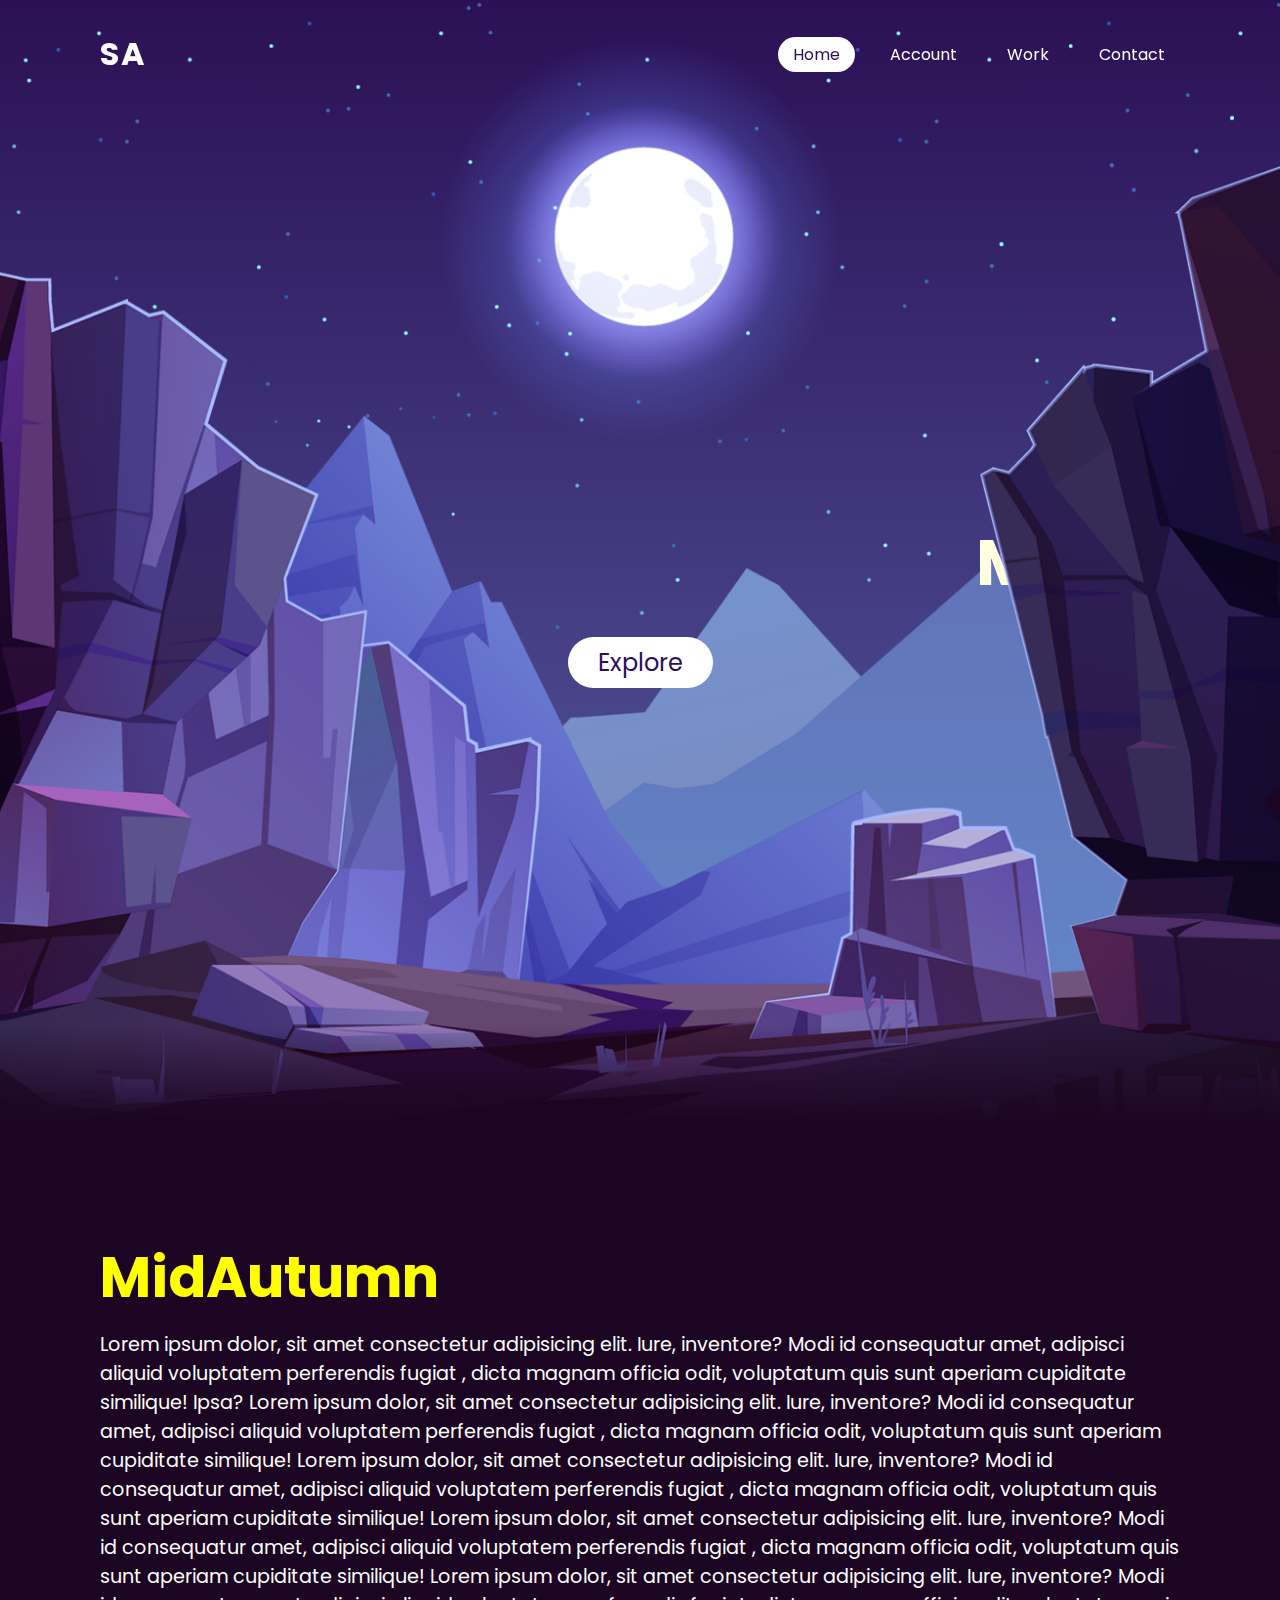
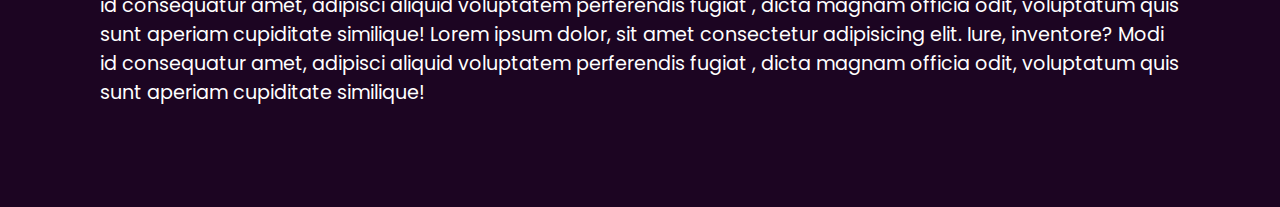
<file: index.html>
<!DOCTYPE html>
<html lang="en">
<head>
    <meta charset="UTF-8">
    <meta name="viewport" content="width=device-width, initial-scale=1.0">
    <link rel="stylesheet" href="assets/css/style.css">
    <link rel="shortcut icon" href="assets/vid&img/logo1.jpg" type="image/x-icon">
    <title>MidAutumn Fes</title>
</head>
<body>  
    <header>
        <a href="#" class="logo">SA</a>
        <ul>
            <li><a href="index.html" id="active" class="mainchoice" onclick="backgroundcolor()">Home</a></li>
            <li><a href="account.html" class="mainchoice" onclick="backgroundcolor()">Account</a></li>
            <li><a href="form.html" class="mainchoice" onclick="backgroundcolor()">Work</a></li>
            <li><a href="contact.html" class="mainchoice" onclick="backgroundcolor()">Contact</a></li>
        </ul>
    </header>
    <section>
        <img src="assets/parralaxbackground/stars.png" alt="" id="start">
        <img src="assets/parralaxbackground/moon.png" alt="" id="moon">
        <h2 id="text">MidAutumnFestival</h2>
        <img src="assets/parralaxbackground/mountains_front.png" alt="" id="mountains_front">
        <a href="#inf" id="button">Explore</a> 
        <img src="assets/parralaxbackground/mountains_behind.png" alt="" id="mountains_behind">
    </section>
    <div class="info">
        <h1 id="inf">MidAutumn</h1>
        <p>Lorem ipsum dolor, sit amet consectetur adipisicing elit. Iure, inventore?
         Modi id consequatur amet, adipisci aliquid voluptatem perferendis fugiat
         , dicta magnam officia odit, voluptatum quis sunt aperiam cupiditate similique! Ipsa?
         Lorem ipsum dolor, sit amet consectetur adipisicing elit. Iure, inventore?
         Modi id consequatur amet, adipisci aliquid voluptatem perferendis fugiat
         , dicta magnam officia odit, voluptatum quis sunt aperiam cupiditate similique!
         Lorem ipsum dolor, sit amet consectetur adipisicing elit. Iure, inventore?
         Modi id consequatur amet, adipisci aliquid voluptatem perferendis fugiat
         , dicta magnam officia odit, voluptatum quis sunt aperiam cupiditate similique!
         Lorem ipsum dolor, sit amet consectetur adipisicing elit. Iure, inventore?
         Modi id consequatur amet, adipisci aliquid voluptatem perferendis fugiat
         , dicta magnam officia odit, voluptatum quis sunt aperiam cupiditate similique!
         Lorem ipsum dolor, sit amet consectetur adipisicing elit. Iure, inventore?
         Modi id consequatur amet, adipisci aliquid voluptatem perferendis fugiat
         , dicta magnam officia odit, voluptatum quis sunt aperiam cupiditate similique!
         Lorem ipsum dolor, sit amet consectetur adipisicing elit. Iure, inventore?
         Modi id consequatur amet, adipisci aliquid voluptatem perferendis fugiat
         , dicta magnam officia odit, voluptatum quis sunt aperiam cupiditate similique!</p>
    </div>
</body>
<script src="assets/js/main.js"></script>
</html>
</file>
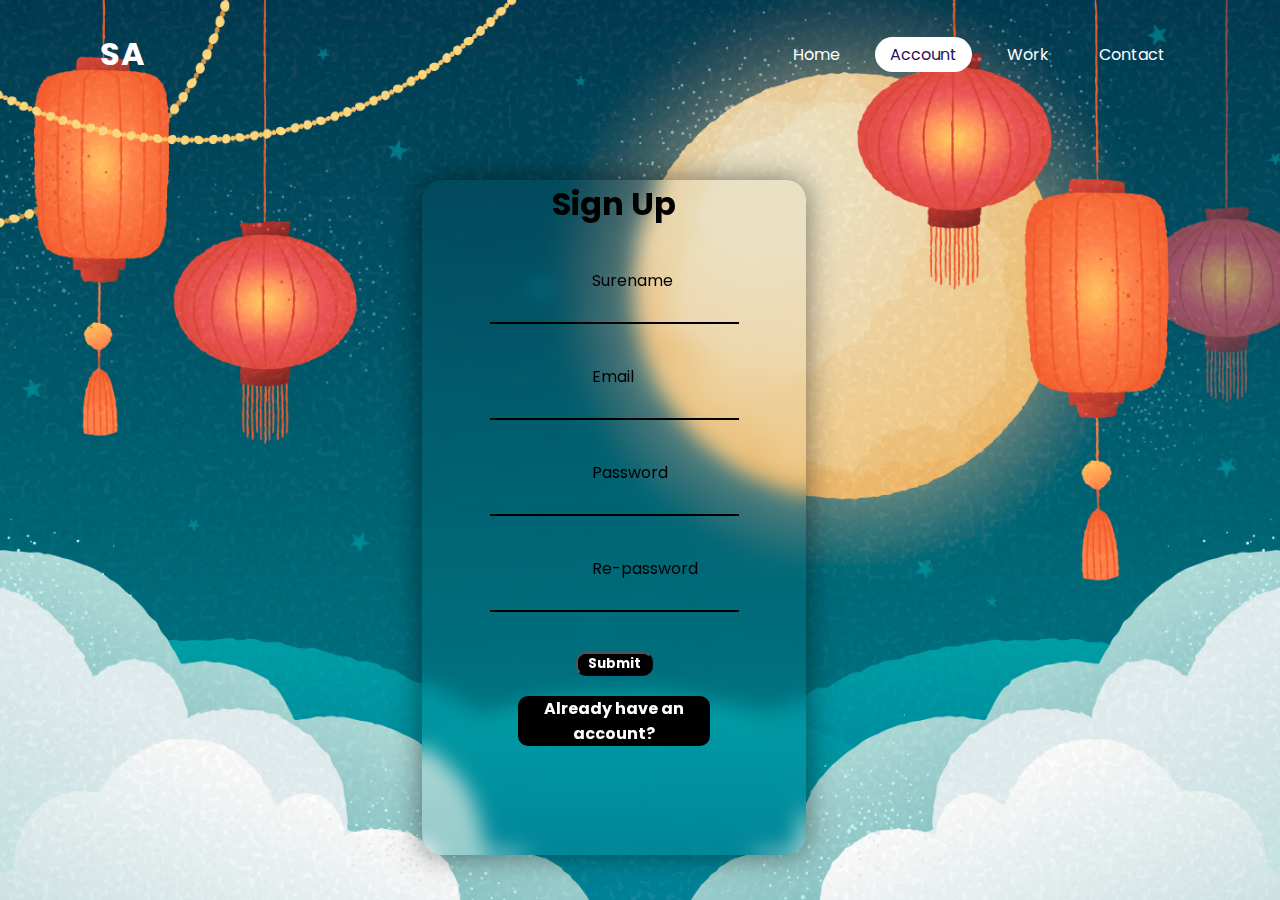
<file: account.html>
<!DOCTYPE html>
<html lang="en">
<head>
    <meta charset="UTF-8">
    <meta name="viewport" content="width=device-width, initial-scale=1.0">
    <title>MidAtumn</title>
    <link rel="stylesheet" href="assets/css/style.css">
    <link rel="shortcut icon" href="assets/vid&img/logo1.jpg" type="image/x-icon">
</head>
<body>
    <header>
        <a href="#" class="logo">SA</a>
        <ul>
            <li><a href="index.html"  class="mainchoice" onclick="backgroundcolor()">Home</a></li>
            <li><a href="account.html" id="active" class="mainchoice" onclick="backgroundcolor()">Account</a></li>
            <li><a href="form.html" class="mainchoice" onclick="backgroundcolor()">Work</a></li>
            <li><a href="contact.html" class="mainchoice" onclick="backgroundcolor()">Contact</a></li>
        </ul>
    </header>
    <div id="video">
        <!-- <video class="vid" src="assets/vid&img/fall_-_23881 (1080p).mp4" autoplay muted loop ></video> -->
        <img src="assets/vid&img/30125243_7617581.jpg" class="vid" alt="">
    </div>
    <div class="card">
        <div class="wrapper">
            <h1>Sign Up</h1>
            <div class="form">
                <form action="">
                    <div class="inputbox ">
                        <input type="text"  id="name">
                        <label for="name">Surename</label>
                        <small></small>
                        <span></span>
                    </div>
                    <div class="inputbox ">
                        <input type="email"  id="email">
                        <label for="email">Email</label>
                        <small></small>
                        <span></span>
                    </div>
                    <div class="inputbox ">
                        <input type="password" id="pass">
                        <label for="pass">Password</label>
                        <small></small>
                        <span></span>
                    </div>
                    <div class="inputbox ">
                        <input type="password" id="re-pass">
                        <label for="re-pass">Re-password</label>
                        <small></small>
                        <span></span>
                    </div>
                    <button id="sub">Submit</button>
                </form>
                    <a href="login.html" id="log">Already have an account?</a>
            </div>
        </div>
    </div>


    
</body>
<script src="assets/js/test.js"></script>
</html>
</file>
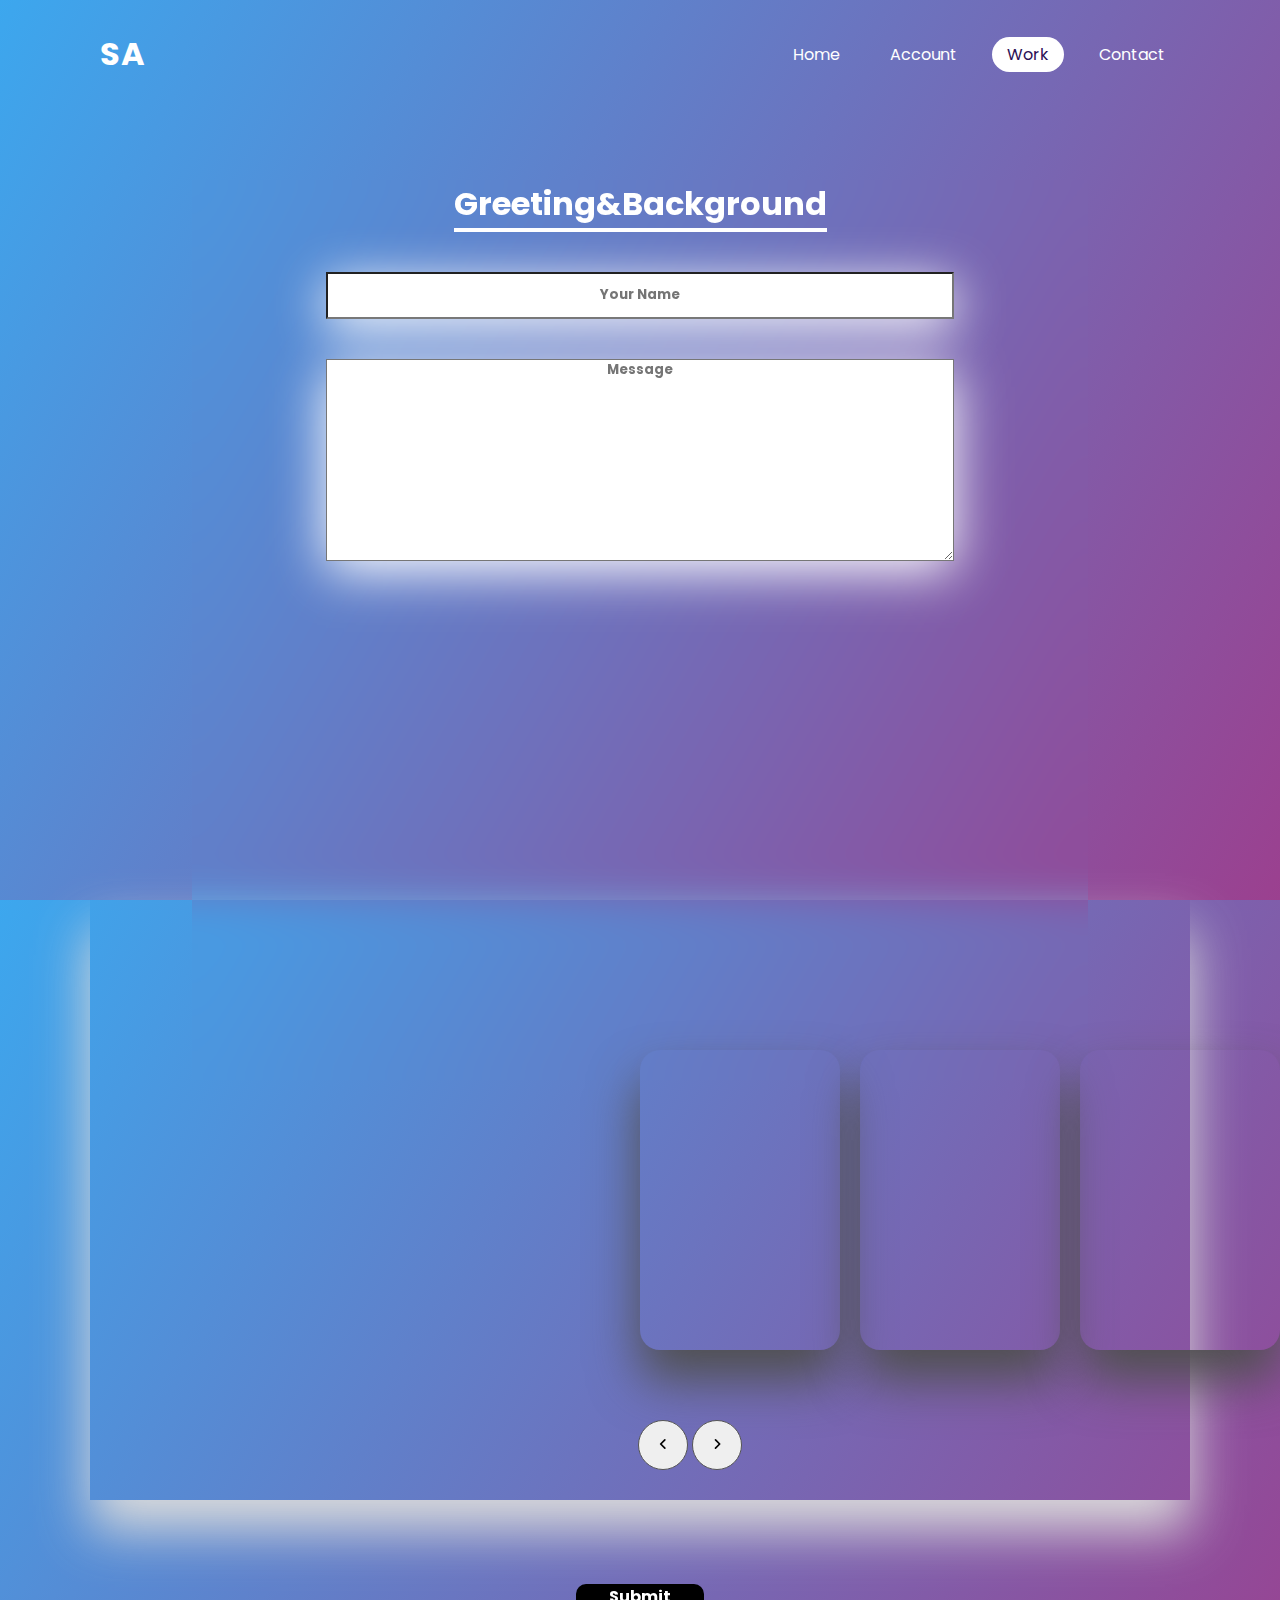
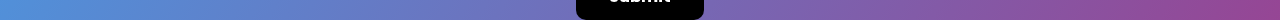
<file: form.html>
<!DOCTYPE html>
<html lang="en">
<head>
    <meta charset="UTF-8">
    <meta http-equiv="X-UA-Compatible" content="IE=edge">
    <meta name="viewport" content="width=device-width, initial-scale=1.0">
    <title>MidAutumn</title>
    <link rel="stylesheet" href="assets/css/style.css">
    <link rel="stylesheet" href="https://cdnjs.cloudflare.com/ajax/libs/font-awesome/6.2.0/css/all.min.css">
    <link rel="shortcut icon" href="assets/vid&img/logo1.jpg" type="image/x-icon">
</head>
<body id="formbd">
    <header>
        <a href="#" class="logo">SA</a>
        <ul>
            <li><a href="index.html"  class="mainchoice" onclick="backgroundcolor()">Home</a></li>
            <li><a href="account.html" class="mainchoice" onclick="backgroundcolor()">Account</a></li>
            <li><a href="work.html" id="active" class="mainchoice" onclick="backgroundcolor()">Work</a></li>
            <li><a href="contact.html" class="mainchoice" onclick="backgroundcolor()">Contact</a></li>
        </ul>
    </header>
    <div class="contform">
        <h1>Greeting&Background</h1>
        <div id="forminfo">
            <form action="">
                <input type="text" placeholder="Your Name" id="nameform">
                <textarea name="" id="textform" cols="30" rows="10" placeholder="Message"  ></textarea> 
            </form>
        </div>
    </div>
    <div class="container">
        <div id="slide">
            <div class="item" style="background-image: url(https://static.vecteezy.com/system/resources/previews/000/328/223/original/mid-autumn-festival-vector-background.jpg);">
                <div class="content">
                    <div class="name">LUNDEV</div>
                    <button>You Choose This</button>
                </div>
            </div>
            <div class="item" style="background-image: url(https://static.vecteezy.com/system/resources/previews/001/228/409/original/happy-mid-autumn-festival-poster-with-rabbit-on-beach-vector.jpg);">
                <div class="content">
                    <div class="name">LUNDEV</div>
                    <button>You Choose This</button>
                </div>
            </div>
            <div class="item" style="background-image: url(https://wallpapercave.com/wp/wp4635609.jpg);">
                <div class="content">
                    <div class="name">LUNDEV</div>
                    <button>You Choose This</button>
                </div>
            </div>
            <div class="item" style="background-image: url(https://static.vecteezy.com/system/resources/previews/000/328/547/original/mid-autumn-festival-vector-background.jpg);">
                <div class="content">
                    <div class="name">LUNDEV</div>
                    <button>You Choose This</button>
                </div>
            </div>
            <div class="item" style="background-image: url(https://images.template.net/109624/mid-autumn-festival-background-design-klte3.jpg);">
                <div class="content">
                    <div class="name">LUNDEV</div>
                    <button>You Choose This</button>
                </div>
            </div>  
        </div>
        <div class="buttons">
            <button id="prev"><i class="fa-solid fa-angle-left"></i></button>
            <button id="next"><i class="fa-solid fa-angle-right"></i></button>
        </div>
    </div>
    <a href="work.html" id="add" onclick="loichuc()">Submit</a>

    <script src="assets/js/main.js"></script>
</body>
</html>
</file>
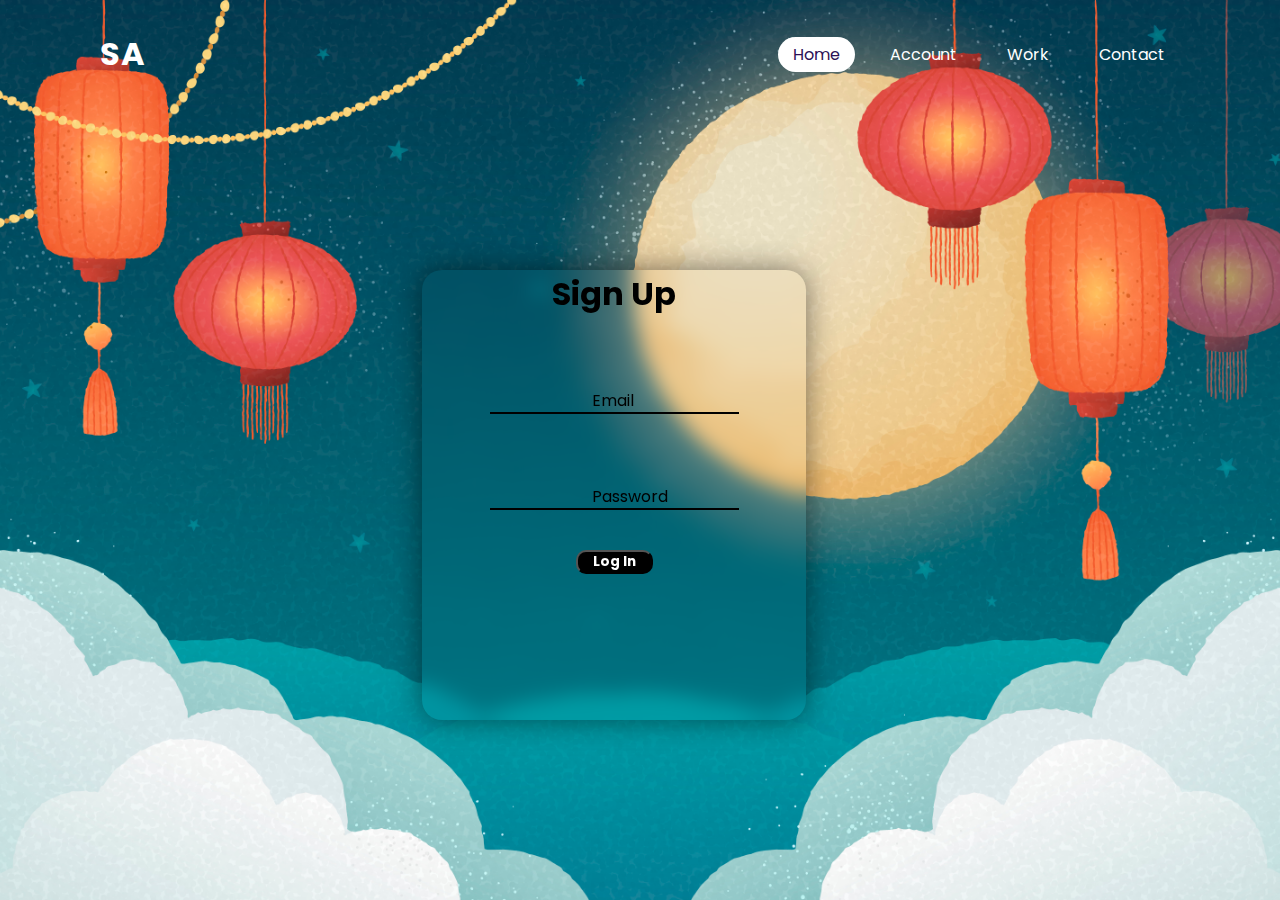
<file: login.html>
<!DOCTYPE html>
<html lang="en">
<head>
    <meta charset="UTF-8">
    <meta name="viewport" content="width=device-width, initial-scale=1.0">
    <title>MidAutumn</title>
    <link rel="stylesheet" href="assets/css/style.css">
    <link rel="shortcut icon" href="assets/vid&img/logo1.jpg" type="image/x-icon">
</head>
<body>
    <header>
        <a href="#" class="logo">SA</a>
        <ul>
            <li><a href="index.html" id="active" class="mainchoice" onclick="backgroundcolor()">Home</a></li>
            <li><a href="account.html" class="mainchoice" onclick="backgroundcolor()">Account</a></li>
            <li><a href="form.html" class="mainchoice" onclick="backgroundcolor()">Work</a></li>
            <li><a href="contact.html" class="mainchoice" onclick="backgroundcolor()">Contact</a></li>
        </ul>
    </header>
    <div id="video">
        <!-- <video class="vid" src="assets/vid&img/fall_-_23881 (1080p).mp4" autoplay muted loop ></video> -->
        <img src="assets/vid&img/30125243_7617581.jpg" class="vid" alt="">
    </div>
    <div id="card">
        <div class="wrapper">
            <h1>Sign Up</h1>
            <div class="form">
                <form action="">
                    <div class="inputbox">
                        <input type="email" required id="email">
                        <label for="email">Email</label>
                    </div>
                    <div class="inputbox">
                        <input type="password" required id="pass">
                        <label for="pass">Password</label>
                        <small></small>
                        <span></span>
                    </div>
                    <button id="sub">Log In</button>
                </form>
            </div>
        </div>

    </div>


    
</body>
<!-- <scrip src="assets/js/main.js"></script> -->
<script>
    var login_form = document.querySelector("form")
    console.log(login_form)
    var email = document.querySelector("#email")
    var password = document.querySelector("#pass")
    let small = document.querySelector('small')
    login_form.addEventListener('submit',function(e){
        e.preventDefault()
        let flag = false
        let user_email_list = JSON.parse(localStorage.getItem("user_email_list")) || []
        let user_password_list = JSON.parse(localStorage.getItem("user_password_list")) || []
        for(let key in user_email_list ) {
            // Thành công
            if ( email.value == user_email_list[key] && password.value == user_password_list[key] ) {
                flag = true
                window.location.href = 'index.html'
            }
        }
        if(flag==false){
            small.innerText = 'Password or Email is invalid'
        }


    })

</script>
</html>
</file>
<file: assets/css/style.css>
@import url('https://fonts.googleapis.com/css2?family=Poppins:wght@200;400;700&display=swap');
*{
    margin: 0;
    padding: 0;
    box-sizing: border-box;
    font-family: 'Poppins',sans-serif;
    scroll-behavior: smooth;
}
body{
    min-height: 100vh;
    background: linear-gradient(#2b1055,#7597de); 
}
header{
    position: absolute;
    top: 0;
    left: 0;
    width: 100%;
    padding: 30px 100px;
    display: flex;
    justify-content: space-between;
    align-items: center;
    z-index: 1000;
}
header .logo{
    color: #fff;
    font-weight: 700;
    text-decoration: none;
    font-size: 2em;
    text-transform: uppercase;
    letter-spacing: 2px;
}
header ul {
    display: flex;
    justify-content: center;
    align-items: center;
}
header ul li {
    list-style: none;
    margin-left: 20px;
}
header ul li a{
    text-decoration: none;
    color: #fff;
    padding: 6px 15px;
    border-radius: 20px;
}
header ul li a#active{
    background: #fff;
    color: #2b1055;
}
header ul li a:hover,
header ul li a .menuchoice{
    background: #fff;
    color: #2b1055;
}
section{
    position: relative;
    width: 100%;
    height: 125vh;
    padding: 100px;
    display: flex;
    justify-content: center;
    align-items: center;
    overflow: hidden;
}
section::before{
    content: '';
    position: absolute;
    bottom: 0;
    width: 100%;
    height: 100px;
    z-index: 1000;
    background: linear-gradient(to top,#1c0522,transparent);
}
section img{
    position: absolute;
    top: 0;
    left: 0;
    width: 100%;
    height: 100%;
    object-fit: cover;
    pointer-events: none;
}
section img#moon{
    mix-blend-mode: screen;
}
section img#mountains_front{
    z-index: 10;
}
#text{
    position: absolute;
    /* color: #fff; */
    color: lightyellow;
    white-space: nowrap;
    font-size: 5vw;
    z-index: 9;
    right:-350px;
    /* bottom: 250px; */
    
}
#button{
    text-decoration: none;
    padding: 8px 30px;
    border-radius: 40px;
    background: #fff;
    color:#2b1055;
    font-size: 1.5em;
    display: inline-block;
    z-index: 100;
    transform: translateY(100px);

}
.info{
    position: relative;
    padding: 100px;
    background: #1c0522;
}
.info h1{
    font-size: 3.5em;
    margin-top: 10px;
    /* color: #fff; */
    color: yellow;
}
.info p{
    font-size: 1.2em;
    margin-top: 10px;
    color: #fff;
}
/*------------------- account--------------- */  
#video{
    width: 100%;
    height: 100vh;
}
.vid{
    width: 100%;
    height: 100%;
    position: absolute;
    top: 0;
    left: 0;
    object-fit: cover;
}
.card{
    position: absolute;
    top: 20%;
    left: 33%;
    width: 30%;
    height: 75vh;
    background: transparent;
    backdrop-filter:blur(10px);
    box-shadow: 0 0 30px rgba(0, 0, 0, .5);
    text-align: center;
    align-items: center;
    border-radius: 20px;
}
.wrapper{
    align-items: center;
    justify-content: center;
}
.form{
    align-items: center;
    justify-content: center;
    margin-left: auto;
    margin-right: auto;
}
.inputbox{
    position: relative;
    margin-top: 70px;
}
#date{
    color: transparent;
}
.inputbox input:focus~label,
.inputbox input:valid~label{
    top:-30px;
}
#date:focus,
#date:valid{
    color: black;
}

.inputbox label{
    position: absolute;
    left: 170px;
}
.inputbox input{
    border: none;
    outline: none;
    background: transparent;
    border-bottom: solid 2px black;
    width: 65%;
    text-align: center;
    /* font-size: larger; */
}
#sub{
    display: inline-block;
    width: 20%;
    height: 10%;
    background: black;
    border-radius: 10px;
    margin-top: 40px;
    text-decoration: none;
    color: white;
    font-weight: bold;
}
#log{
    display: inline-block;
    width: 50%;
    height: 10%;
    background: black;
    border-radius: 10px;
    margin-top: 20px;
    text-decoration: none;
    color: white;
    font-weight: bold; 
}
small{
    position: absolute;
    bottom: -25px;
    left: 100px;
    font-weight: bold;
    color: red;
}
.inputbox span{
    position: absolute;
    bottom: 0;
    left: 80px;
    border-bottom: 2px solid red;
    width: 0%;
    transition: 0.3s;
}
.inputbox input:focus ~ span{
    width: 67%;
}
.inputbox.error small{
    color: red;
}
.inputbox.error input{
    border-bottom: 2px solid red;
}
/* ------------------login-------------- */
#card{
    position: absolute;
    top: 30%;
    left: 33%;
    width: 30%;
    height: 50vh;
    background: transparent;
    backdrop-filter:blur(10px);
    box-shadow: 0 0 30px rgba(0, 0, 0, .5);
    text-align: center;
    align-items: center;
    border-radius: 20px;
}
#log1{
    display: inline-block;
    width: 40%;
    height: 100%;
    background: black;
    border-radius: 10px;
    margin-top: 50px;
    text-decoration: none;
    color: white;
    font-weight: bold; 
}
/* ---------------------contact------------------ */
#ctbody{
 background: none;
 position: relative;
}
.contact{
    width: 100%;
    height: 100vh;
    background: url(https://raw.githubusercontent.com/sefyudem/Contact-Us-Form/9b54948b4204c330366f25ab96fc576ddf1932ac/img/bg.jpg) no-repeat center;
    background-size: cover;
    overflow: hidden;
    z-index: -1;
    filter:blur(40px);
}
.wrap{
    background: red;
    width: 70%;
    height: 80vh;
    position: absolute;
    top: 12%;
    left: 15%;
    display: flex;
    overflow: hidden;
}
.logocont{
    width: 45%;
    height: 100%;
}
.logocont img{
    width: 100%;
    height: 102%;
    object-fit: cover;

}
.cont{
    width: 55%;
    height: 100%;
    background: black;
    color: white;
    text-align: center;
}
#formct{
    width: 100%;
    height: 90%;
    /* background: red; */
    display: flex;
    flex-direction: column;
}

.cont h1 {
    /* width: 20%; */
    display: inline-block;
    border-bottom: solid 2px black;
}
.cont input{
    margin-top: 40px;
    width: 70%;
    height: 10%;
    text-align: center;
}
.cont textarea{
    margin-top: 40px;
    width: 70%;
    text-align: center;
}
#subcont{
    display: inline-block;
    width: 20%;
    height: 5%;
    background: white;
    border-radius: 10px;
    margin-top: 60px;
    margin-left: auto;
    margin-right: auto;
    text-decoration: none;
    color: black;
    font-weight: bold;
}
#subbut{
    width: 10%;
    height: 5%;
    outline: none;
    position: absolute;
    bottom: 10px;
    left: 68%;
    background: white;
}

/* --------------------work-------------- */
#workbd{
    background: none;
    position: relative;
}
#imgbackground{
    width: 100%;
    height: 100vh;
    object-fit: cover;
    position: absolute;
    top: 0;
    z-index:-1;
}
#dear{
    font: 3em sans-serif;
    color: gold;
    font-weight: bold;
}

/* ----------------------form----------------------- */
#formbd{
    position: relative;
    background: linear-gradient(120deg,#3ca7ee,#9b408f);
}
.contform{
    position: absolute;
    width: 70%;
    height: 100%;
    background: transparent;
    backdrop-filter: blur(20px);
    color: white;
    text-align: center;
    left:15%;
    top:20%;
    
}
#forminfo{
    width: 100%;
    height: 90%;
    display: flex;
    flex-direction: column;
}

.contform h1 {
    display: inline-block;
    border-bottom: solid 4px white;
}
.contform input{
    margin-top: 40px;
    width: 70%;
    height: 15%;
    text-align: center;
    box-shadow: 0 10px 50px white;
    font-weight: bold;

}
.contform textarea{
    margin-top: 40px;
    width: 70%;
    font-weight: bold;
    text-align: center;
    box-shadow: 0 10px 50px white;

}
.container{
    position: absolute;
    left:50%;
    top:50%;
    margin-top: 90vh;
    transform: translate(-50%,-60%);
    width:1100px;
    height:600px;
    padding:50px;
    /* background-color: #f5f5f5; */
    box-shadow: 0 30px 50px #dbdbdb;
}
#slide{
    width:max-content;
    margin-top:50px;
}
.item{
    width:200px;
    height:300px;
    background-position: 50% 50%;
    display: inline-block;
    transition: 0.5s;
    background-size: cover;
    position: absolute;
    z-index: 1;
    top:50%;
    transform: translate(0,-50%);
    border-radius: 20px;
    box-shadow:  0 30px 50px #505050;   
}
.item:nth-child(1),
.item:nth-child(2){
    left:0;
    top:0;
    transform: translate(0,0);
    border-radius: 0;
    width:100%;
    height:100%;
    box-shadow: none;
}
.item:nth-child(3){
    left:50%;
}
.item:nth-child(4){
    left:calc(50% + 220px);
}
.item:nth-child(5){
    left:calc(50% + 440px);
}
.item:nth-child(n+6){
    left:calc(50% + 660px);
    opacity: 0;
}
.item .content{
    position: absolute;
    top:50%;
    left:100px;
    width:300px;
    text-align: left;
    padding:0;
    color:#eee;
    transform: translate(0,-50%);
    display: none;
    font-family: system-ui;
}
.item:nth-child(2) .content{
    display: block;
    z-index: 11111;
}
.item .name{
    font-size: 40px;
    font-weight: bold;
    opacity: 0;
    animation:showcontent 1s ease-in-out 1 forwards
}
.item .des{
    margin:20px 0;
    opacity: 0;
    animation:showcontent 1s ease-in-out 0.3s 1 forwards
}
.item button{
    padding:10px 20px;
    border:none;
    opacity: 0;
    animation:showcontent 1s ease-in-out 0.6s 1 forwards
}
@keyframes showcontent{
    from{
        opacity: 0;
        transform: translate(0,100px);
        filter:blur(33px);
    }to{
        opacity: 1;
        transform: translate(0,0);
        filter:blur(0);
    }
}
.buttons{
    position: absolute;
    bottom:30px;
    z-index: 222222;
    text-align: center;
    width:100%;
}
.buttons button{
    width:50px;
    height:50px;
    border-radius: 50%;
    border:1px solid #555;
    transition: 0.5s;
}.buttons button:hover{
    background-color: #bac383;
}
#add{
    display: inline-block;
    width: 10%;
    height: 4vh;
    text-align: center;
    background: black;
    border-radius: 10px;
    position: absolute;
    text-decoration: none;
    color: white;
    font-weight: bold; 
    bottom: -80vh;
    left: 45%;

}
</file>
